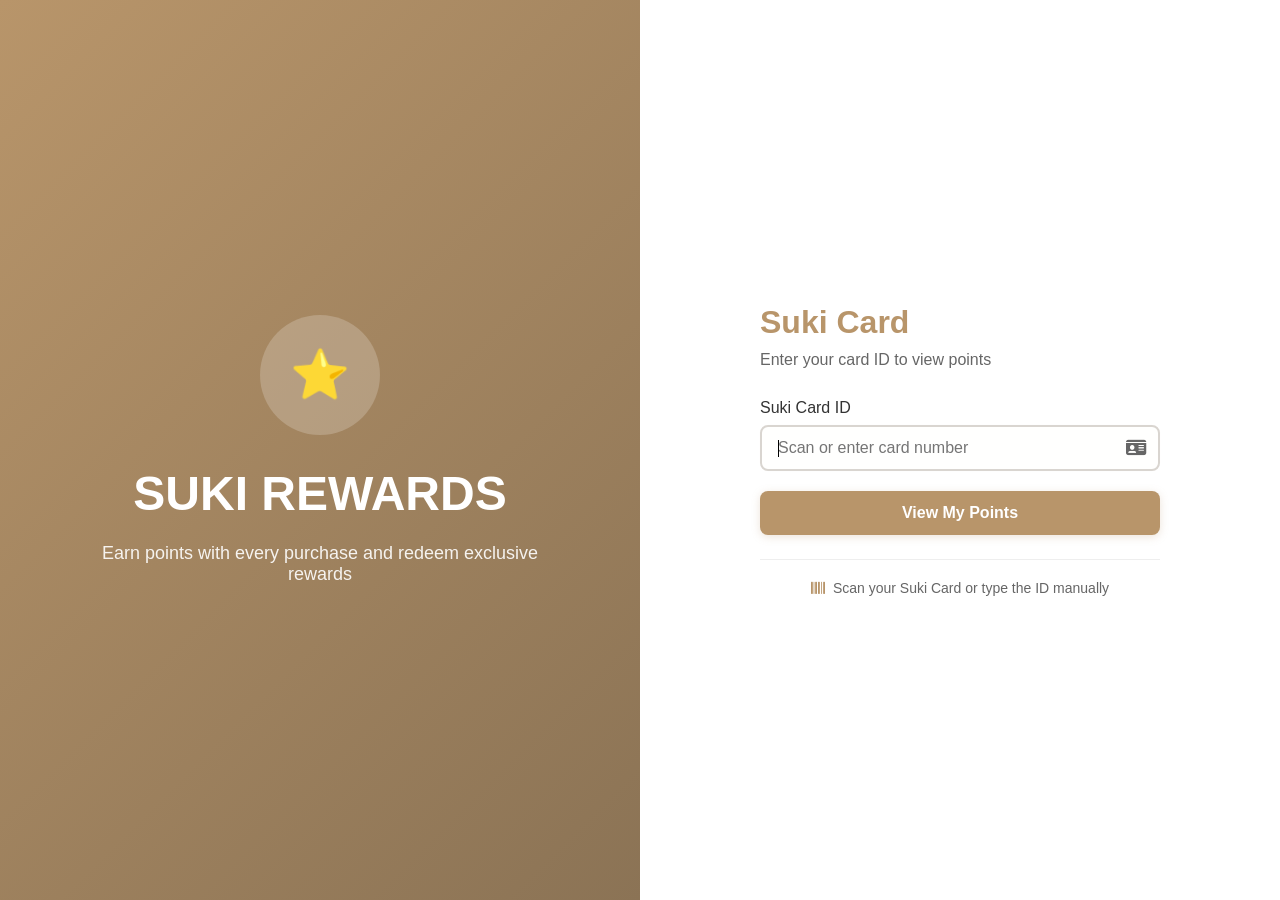
<file: index.html>
<!DOCTYPE html>
<html>
<head>
    <meta http-equiv="refresh" content="0; url=suki_login.html">
    <title>Suki Card - Redirecting...</title>
</head>
<body>
    <p>Redirecting to <a href="suki_login.html">Suki Card Login</a>...</p>
</body>
</html>
</file>
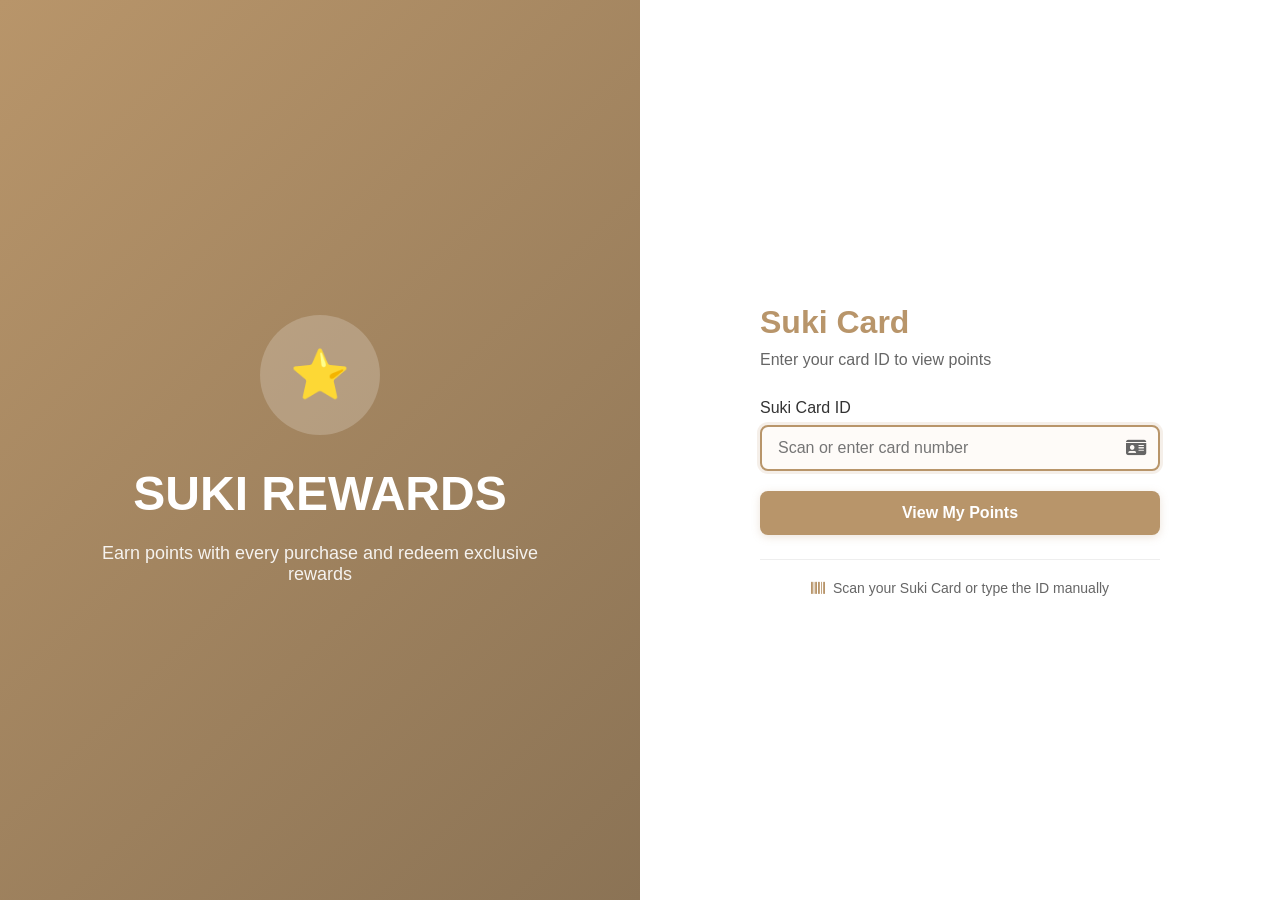
<file: suki_login.html>
<!DOCTYPE html>
<html lang="en">
<head>
    <meta charset="UTF-8">
    <meta name="viewport" content="width=device-width, initial-scale=1.0, minimum-scale=1.0, maximum-scale=5.0, user-scalable=yes">
    <meta name="description" content="Suki Card - View your loyalty points and rewards">
    <meta name="theme-color" content="#B8956A">
    <meta http-equiv="X-UA-Compatible" content="IE=edge">
    <title>Suki Card - Login</title>
        <link rel="icon" type="image/svg+xml" href="data:image/svg+xml,%3Csvg xmlns='http://www.w3.org/2000/svg' viewBox='0 0 100 100'%3E%3Ctext y='75' font-size='75' fill='%23B8956A'%3E⭐%3C/text%3E%3C/svg%3E">
        <link rel="stylesheet" href="https://cdnjs.cloudflare.com/ajax/libs/font-awesome/6.4.0/css/all.min.css" integrity="sha512-iecdLmaskl7CVkqkXNQ/ZH/XLlvWZOJyj7Yy7tcenmpD1ypASozpmT/E0iPtmFIB46ZmdtAc9eNBvH0H/ZpiBw==" crossorigin="anonymous" referrerpolicy="no-referrer" />
    <link rel="stylesheet" href="suki_login.css?v=20260302">
    <style>
        /* Prevent zoom on input focus for mobile */
        input, select, textarea {
            font-size: 16px !important;
        }
        
        /* Ensure responsive images */
        img {
            max-width: 100%;
            height: auto;
            display: block;
        }
        
        /* Touch-friendly spacing */
        @media (max-width: 767px) {
            button, a {
                min-height: 44px;
                display: inline-flex;
                align-items: center;
                justify-content: center;
            }
        }
    </style>
</head>
<body>
    <!-- Login Screen -->
    <div class="login-container" role="main" aria-label="Login Form">
        <div class="login-left" role="region" aria-label="Welcome Information">
            <div class="login-left-content">
                <div class="logo-icon" aria-hidden="true">
                    <span style="font-size: 48px; line-height: 1;">⭐</span>
                </div>
                <h1>SUKI REWARDS</h1>
                <p>Earn points with every purchase and redeem exclusive rewards</p>
            </div>
        </div>
        <div class="login-right">
            <div class="login-box">
                <h2>Suki Card</h2>
                <p>Enter your card ID to view points</p>
                <form id="suki-login-form" aria-label="Suki Card Login Form" novalidate>
                    <div class="form-group">
                        <label for="sukiId">Suki Card ID</label>
                        <div class="input-wrapper">
                            <input 
                                type="tel" 
                                class="form-control" 
                                id="sukiId" 
                                name="sukiId"
                                placeholder="Scan or enter card number" 
                                autocomplete="off" 
                                autofocus
                                required
                                pattern="[0-9]*"
                                inputmode="numeric"
                                aria-required="true"
                                aria-describedby="sukiId-help login-error">
                            <i class="fas fa-id-card input-icon" aria-hidden="true"></i>
                        </div>
                    </div>
                    <div id="login-error" class="error-message" role="alert" aria-live="polite">
                        <i class="fas fa-exclamation-circle" aria-hidden="true"></i>
                        <span id="error-text"></span>
                    </div>
                    <button type="submit" class="btn btn-primary" id="submit-btn" aria-busy="false">
                        <span class="btn-text">View My Points</span>
                        <i class="fas fa-spinner fa-spin btn-loader" style="display: none;" aria-hidden="true"></i>
                    </button>
                </form>
                <div class="help-text">
                    <p><i class="fas fa-barcode" aria-hidden="true"></i> Scan your Suki Card or type the ID manually</p>
                </div>
            </div>
        </div>
    </div>

    <script src="config.js?v=3"></script>
    <script src="suki_login.js?v=5"></script>
</body>
</html>
</file>
<file: suki_login.css>
/* Suki Web Login - Matching Sales Website Design */
* {
    margin: 0;
    padding: 0;
    box-sizing: border-box;
}

:root {
    --primary-color: #B8956A;
    --secondary-color: #8B7355;
    --bg-light: #F5F5F5;
    --bg-white: #FFFFFF;
    --text-dark: #333333;
    --text-light: #666666;
    --success: #4CAF50;
    --warning: #FF9800;
    --danger: #F44336;
    --info: #2196F3;
}

html {
    scroll-behavior: smooth;
    -webkit-font-smoothing: antialiased;
    -moz-osx-font-smoothing: grayscale;
}

body {
    font-family: 'Segoe UI', Tahoma, Geneva, Verdana, sans-serif;
    background-color: var(--bg-light);
    color: var(--text-dark);
    overflow-x: hidden;
    width: 100%;
}

/* Login Screen - Same layout as Sales Web */
.login-container {
    display: flex;
    flex-direction: row;
    min-height: 100vh;
    width: 100%;
}

.login-left {
    flex: 1;
    min-width: 0;
    background: linear-gradient(135deg, var(--primary-color), var(--secondary-color));
    display: flex;
    align-items: center;
    justify-content: center;
    color: white;
    padding: 40px;
}

.login-left-content {
    text-align: center;
    max-width: 500px;
}

.login-left .logo-icon {
    width: clamp(80px, 15vw, 120px);
    height: clamp(80px, 15vw, 120px);
    background: rgba(255, 255, 255, 0.2);
    border-radius: 50%;
    display: flex;
    align-items: center;
    justify-content: center;
    margin: 0 auto clamp(20px, 5vw, 30px);
    font-size: clamp(24px, 5vw, 48px);
    overflow: visible;
}

/* Star animations */
@keyframes rotateStar {
    from {
        transform: rotate(0deg);
    }
    to {
        transform: rotate(360deg);
    }
}

@keyframes floatStar {
    0%, 100% {
        transform: translateY(0) rotate(0deg);
    }
    25% {
        transform: translateY(-8px) rotate(90deg);
    }
    50% {
        transform: translateY(0) rotate(180deg);
    }
    75% {
        transform: translateY(8px) rotate(270deg);
    }
}

.login-left .logo-icon span {
    display: inline-block;
    animation: floatStar 3s ease-in-out infinite;
}

.login-left .logo-icon svg {
    width: 70%;
    height: 70%;
    display: block;
    overflow: visible;
}

.login-left .logo-icon i {
    display: none; /* Hide font-awesome icon if present */
}

.login-left h1 {
    font-size: clamp(28px, 6vw, 48px);
    margin-bottom: clamp(12px, 3vw, 20px);
    line-height: 1.2;
}

.login-left p {
    font-size: clamp(14px, 2.5vw, 18px);
    opacity: 0.9;
}

.login-right {
    flex: 1;
    min-width: 0;
    display: flex;
    align-items: center;
    justify-content: center;
    padding: 40px;
    background: white;
}

.login-box {
    width: 100%;
    max-width: 400px;
}

.login-box h2 {
    color: var(--primary-color);
    font-size: clamp(24px, 5vw, 32px);
    margin-bottom: clamp(8px, 2vw, 10px);
}

.login-box > p {
    color: var(--text-light);
    margin-bottom: clamp(20px, 4vw, 30px);
}

.form-group {
    margin-bottom: 20px;
}

.form-group label {
    display: block;
    margin-bottom: 8px;
    color: var(--text-dark);
    font-weight: 500;
}

.input-wrapper {
    position: relative;
}

.form-control {
    width: 100%;
    padding: clamp(10px, 2vw, 12px) clamp(12px, 3vw, 16px);
    padding-right: clamp(40px, 8vw, 45px);
    border: 2px solid #ddd;
    border-radius: 8px;
    font-size: 16px;
    transition: all 0.3s ease;
    background-color: #FFFFFF;
}

.form-control:focus {
    outline: none;
    border-color: var(--primary-color);
    box-shadow: 0 0 0 3px rgba(184, 149, 106, 0.15);
    background-color: #FEFBF8;
}

.input-icon {
    position: absolute;
    right: clamp(10px, 2vw, 14px);
    top: 50%;
    transform: translateY(-50%);
    color: var(--text-light);
    font-size: clamp(16px, 3vw, 18px);
    pointer-events: none;
}

.error-message {
    display: none;
    align-items: center;
    gap: 8px;
    background: #FFF0F0;
    border: 1px solid var(--danger);
    color: var(--danger);
    padding: 12px 16px;
    border-radius: 8px;
    margin-bottom: 20px;
    font-size: 14px;
}

.error-message i {
    font-size: 16px;
}

.btn {
    padding: 12px 24px;
    border: none;
    border-radius: 8px;
    font-size: 16px;
    font-weight: 600;
    cursor: pointer;
    transition: all 0.3s cubic-bezier(0.4, 0, 0.2, 1);
    min-height: 44px;
    display: inline-flex;
    align-items: center;
    justify-content: center;
    touch-action: manipulation;
    width: 100%;
    gap: 10px;
}

.btn-primary {
    background: var(--primary-color);
    color: white;
    font-weight: 600;
    box-shadow: 0 2px 8px rgba(184, 149, 106, 0.25);
}

.btn-primary:hover {
    background: var(--secondary-color);
    transform: translateY(-2px);
    box-shadow: 0 6px 16px rgba(184, 149, 106, 0.35);
}

.btn-primary:active {
    transform: translateY(0);
    box-shadow: 0 2px 8px rgba(184, 149, 106, 0.25);
}

.btn-loader {
    display: none;
}

.help-text {
    margin-top: 24px;
    padding-top: 20px;
    border-top: 1px solid #eee;
    text-align: center;
}

.help-text p {
    color: var(--text-light);
    font-size: 14px;
    display: flex;
    align-items: center;
    justify-content: center;
    gap: 8px;
}

.help-text i {
    color: var(--primary-color);
}

/* ============================================
   RESPONSIVE DESIGN - Complete Coverage
   ============================================ */

/* Extra Large Screens (1920px and above) */
@media (min-width: 1920px) {
    .login-left {
        padding: clamp(40px, 5vw, 60px);
    }
    
    .login-right {
        padding: clamp(40px, 5vw, 60px);
    }
}

/* Large Screens (Desktop - 1200px to 1919px) */
@media (min-width: 1200px) and (max-width: 1919px) {
    .login-container {
        flex-direction: row;
    }
    
    .login-left {
        flex: 1;
        padding: 40px;
    }
    
    .login-right {
        flex: 1;
        padding: 40px;
    }
}

/* Medium Screens (Tablets - 992px to 1199px) */
@media (min-width: 992px) and (max-width: 1199px) {
    .login-container {
        flex-direction: row;
    }
    
    .login-left {
        flex: 1;
        padding: 30px 20px;
    }
    
    .login-left h1 {
        font-size: 36px;
    }
    
    .login-left p {
        font-size: 16px;
    }
    
    .login-left .logo-icon {
        width: 80px;
        height: 80px;
        font-size: 36px;
    }
    
    .login-right {
        flex: 1;
        padding: 30px 20px;
    }
    
    .login-box {
        max-width: 90%;
    }
}

/* Small Tablets (768px to 991px) - Stack vertically */
@media (min-width: 768px) and (max-width: 991px) {
    .login-container {
        flex-direction: column;
    }

    .login-left {
        flex: none;
        min-height: 30vh;
        padding: 30px 20px;
    }

    .login-left h1 {
        font-size: 32px;
    }

    .login-left p {
        font-size: 15px;
    }
    
    .login-left .logo-icon {
        width: 70px;
        height: 70px;
        font-size: 32px;
        margin-bottom: 20px;
    }

    .login-right {
        flex: 1;
        padding: 30px 20px;
    }

    .login-box {
        max-width: 400px;
        width: 100%;
    }
}

/* Small Tablets & Large Phones (480px to 767px) */
@media (min-width: 480px) and (max-width: 767px) {
    .login-container {
        flex-direction: column;
    }

    .login-left {
        flex: none;
        min-height: 25vh;
        padding: 25px 16px;
    }

    .login-left-content {
        max-width: 100%;
    }

    .login-left h1 {
        font-size: 26px;
        margin-bottom: 12px;
    }

    .login-left p {
        font-size: 14px;
    }
    
    .login-left .logo-icon {
        width: 60px;
        height: 60px;
        font-size: 28px;
        margin-bottom: 16px;
    }

    .login-right {
        flex: 1;
        padding: 25px 16px;
    }

    .login-box {
        max-width: 100%;
        width: 100%;
    }
    
    .login-box h2 {
        font-size: 26px;
    }
    
    .login-box > p {
        font-size: 14px;
        margin-bottom: 20px;
    }
    
    .form-group {
        margin-bottom: 16px;
    }
}

/* Medium Phones (380px to 479px) */
@media (min-width: 380px) and (max-width: 479px) {
    * {
        -webkit-text-size-adjust: 100%;
    }

    .login-container {
        flex-direction: column;
        min-height: 100vh;
    }

    .login-left {
        min-height: 200px;
        padding: 20px 15px;
        order: -1;
    }

    .login-left h1 {
        font-size: 24px;
        margin-bottom: 12px;
        line-height: 1.3;
    }

    .login-left p {
        font-size: 14px;
    }
    
    .login-left .logo-icon {
        width: 55px;
        height: 55px;
        font-size: 26px;
        margin-bottom: 15px;
    }

    .login-right {
        padding: 20px 15px;
        flex: 1;
        min-height: auto;
    }

    .login-box {
        max-width: 100%;
        width: 100%;
    }
    
    .login-box h2 {
        font-size: 24px;
        margin-bottom: 8px;
    }
    
    .login-box > p {
        font-size: 13px;
        margin-bottom: 20px;
    }
    
    .form-group {
        margin-bottom: 14px;
    }
    
    .form-control {
        font-size: 16px;
        padding: 10px 12px;
        padding-right: 40px;
        border-radius: 6px;
    }
    
    .btn {
        padding: 12px 16px;
        font-size: 15px;
        border-radius: 6px;
    }
    
    .help-text {
        margin-top: 20px;
        padding-top: 16px;
    }
    
    .help-text p {
        font-size: 12px;
    }
}

/* Small Phones (320px to 379px) */
@media (max-width: 379px) {
    html {
        font-size: 13px;
    }
    
    body {
        font-size: 13px;
    }
    
    .login-container {
        flex-direction: column;
        min-height: 100vh;
    }
    
    .login-left {
        order: -1;
        padding: 16px 12px;
        min-height: 180px;
    }
    
    .login-left h1 {
        font-size: 18px;
        margin-bottom: 8px;
        line-height: 1.2;
    }
    
    .login-left p {
        font-size: 12px;
    }
    
    .login-left .logo-icon {
        width: 50px;
        height: 50px;
        font-size: 22px;
        margin-bottom: 12px;
    }
    
    .login-right {
        padding: 16px 12px;
    }
    
    .login-box {
        max-width: 100%;
    }
    
    .login-box h2 {
        font-size: 18px;
        margin-bottom: 6px;
    }
    
    .login-box > p {
        font-size: 12px;
        margin-bottom: 16px;
    }
    
    .form-control {
        font-size: 16px;
        padding: 9px 10px;
        padding-right: 36px;
        border-radius: 4px;
    }
    
    .input-icon {
        font-size: 14px;
        right: 8px;
    }
    
    .error-message {
        font-size: 12px;
        padding: 10px 12px;
        gap: 6px;
    }
    
    .error-message i {
        font-size: 14px;
    }
    
    .btn {
        font-size: 14px;
        padding: 10px 14px;
        min-height: 42px;
    }
    
    .help-text {
        margin-top: 16px;
        padding-top: 12px;
    }
    
    .help-text p {
        font-size: 11px;
    }
}

/* Landscape Mode Adjustments */
@media (max-height: 600px) and (orientation: landscape) {
    .login-container {
        flex-direction: row;
        min-height: auto;
    }
    
    .login-left {
        min-height: auto;
        padding: 12px 15px;
        flex-shrink: 0;
    }
    
    .login-left-content {
        max-width: 100%;
    }
    
    .login-left h1 {
        font-size: 20px;
        margin-bottom: 8px;
    }
    
    .login-left p {
        font-size: 12px;
    }
    
    .login-left .logo-icon {
        width: 45px;
        height: 45px;
        font-size: 20px;
        margin-bottom: 8px;
    }
    
    .login-right {
        padding: 12px 15px;
        flex: 1;
    }
    
    .form-group {
        margin-bottom: 8px;
    }
    
    .login-box {
        max-width: 100%;
    }
    
    .login-box h2 {
        font-size: 18px;
        margin-bottom: 4px;
    }
    
    .login-box > p {
        margin-bottom: 12px;
        font-size: 12px;
    }
    
    .form-control {
        padding: 8px 10px;
        padding-right: 32px;
        font-size: 14px;
    }
    
    .input-icon {
        font-size: 14px;
    }
    
    .btn {
        padding: 8px 12px;
        font-size: 13px;
        min-height: 36px;
    }
    
    .help-text {
        margin-top: 12px;
        padding-top: 8px;
    }
    
    .help-text p {
        font-size: 11px;
    }
}
</file>
